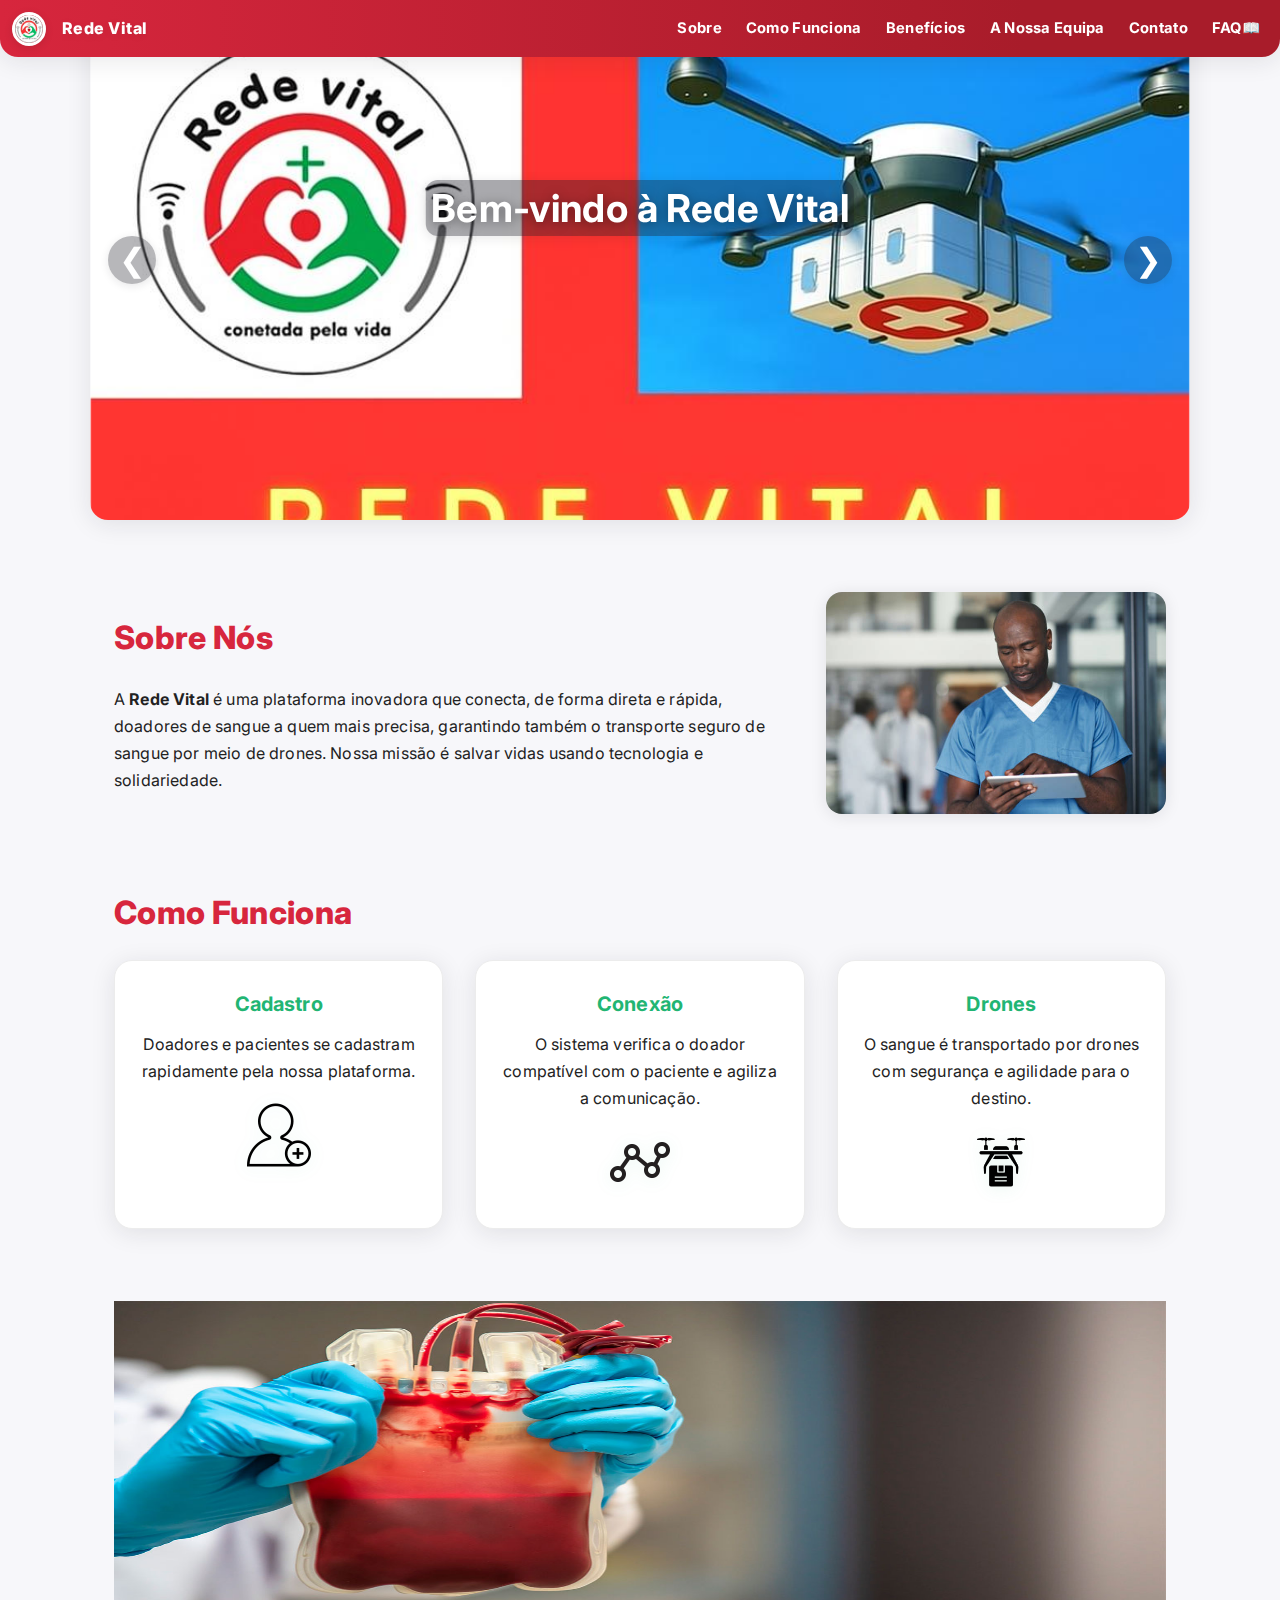
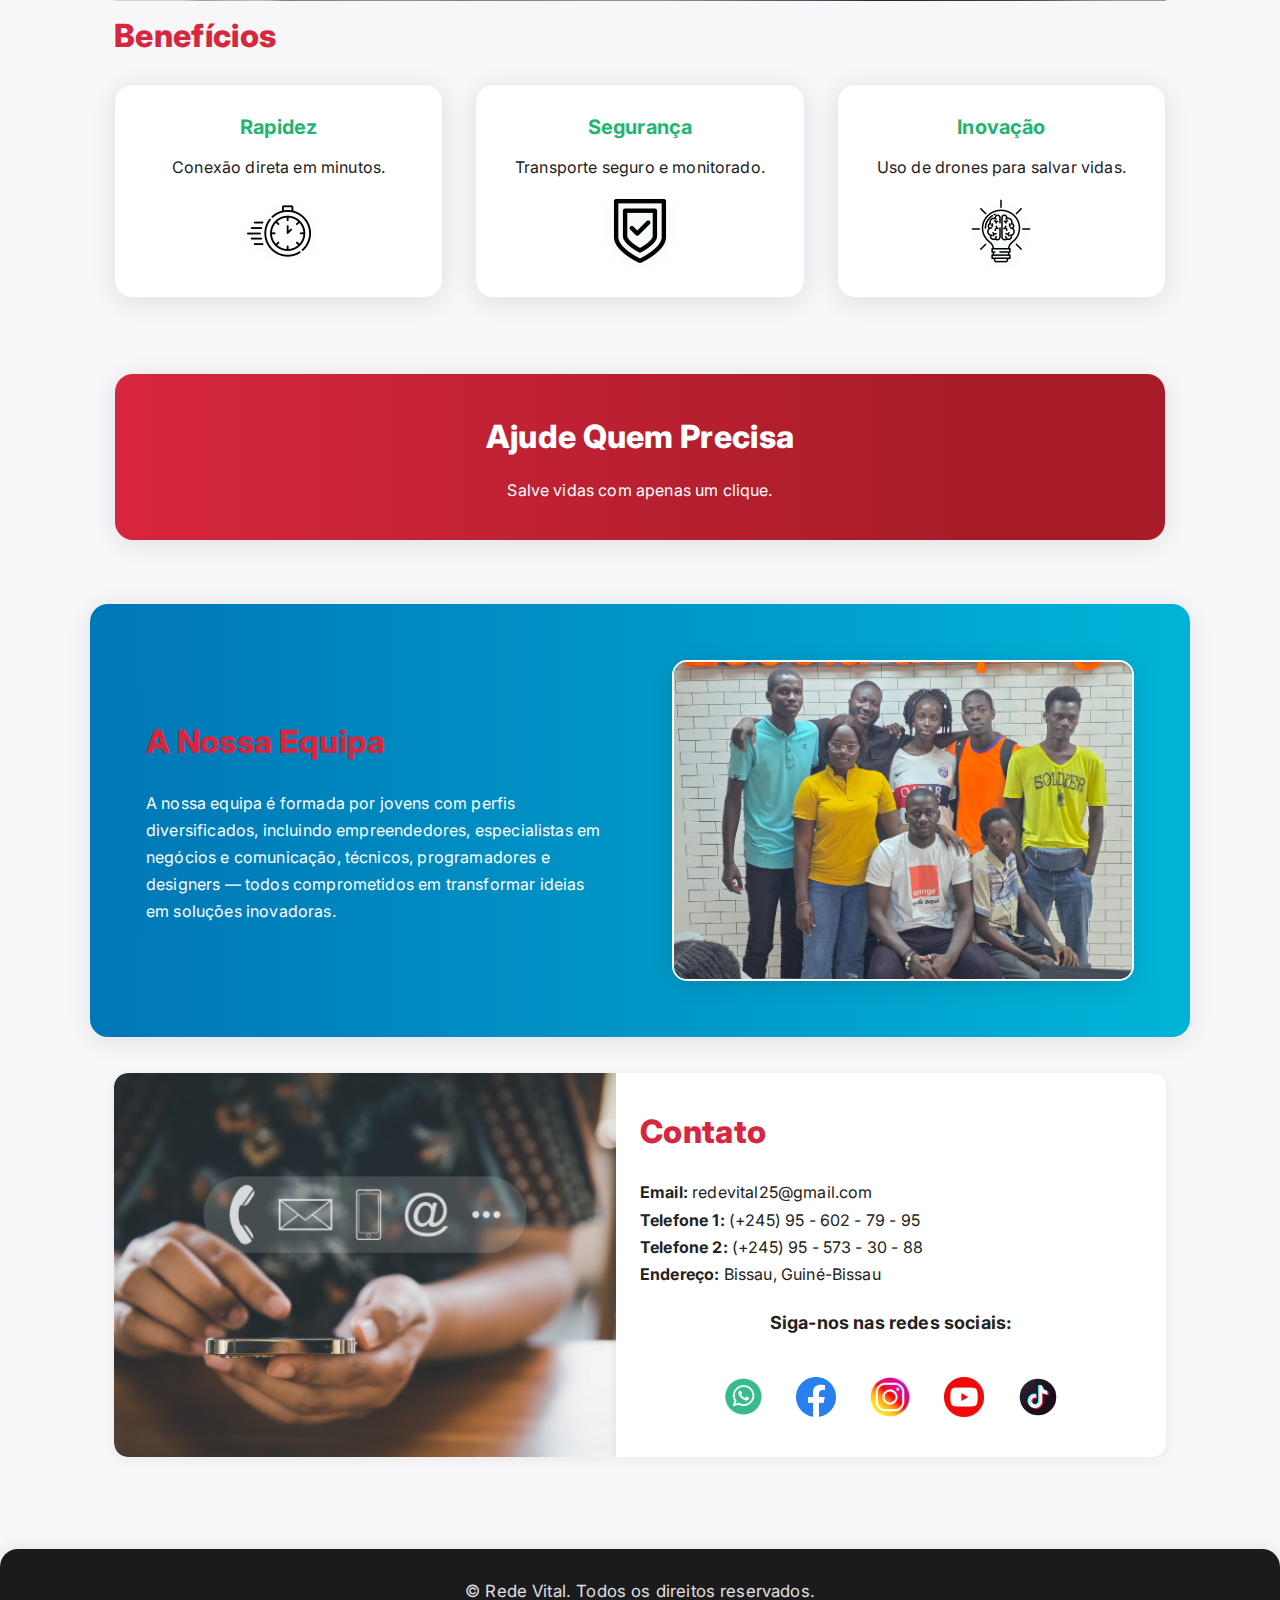
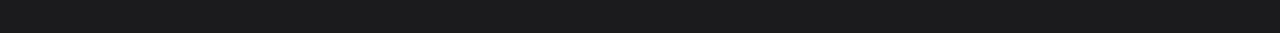
<file: index.html>
<!DOCTYPE html>
<html lang="pt">
<head>
  <meta charset="UTF-8" />
  <meta name="viewport" content="width=device-width, initial-scale=1" />
  <meta name="description" content="Rede Vital conecta doadores de sangue a quem precisa, com transporte seguro por drones. Salve vidas com tecnologia e solidariedade em Guiné-Bissau." />
  <meta name="keywords" content="doação de sangue, drones, saúde, solidariedade, tecnologia, emergência, rede vital, Guiné-Bissau, plataforma de doação, transporte de sangue, inovação social" />
  <meta name="author" content="Tenshiro" />
  <link rel="shortcut icon" href="img/marca.jpg" type="image/x-icon">
  <link href="https://fonts.googleapis.com/css2?family=Inter:wght@400;700;900&display=swap" rel="stylesheet">
  <title>Rede Vital</title>
  <link rel="stylesheet" href="css/style.css" />
</head>
<body>

  <!-- Cabeçalho -->
 <header>
  <div class="header-left">
    <img src="img/marca.jpg" alt="Logo Rede Vital" class="header-logo">
    <h1>Rede Vital</h1>
  </div>

  <button class="menu-toggle" aria-label="Abrir menu">
    <span></span><span></span><span></span>
  </button>

  <nav class="menu">
    <a href="#sobre">Sobre</a>
    <a href="#como-funciona">Como Funciona</a>
    <a href="#beneficios">Benefícios</a>
    <a href="#equipa">A Nossa Equipa</a>
    <a href="#contato">Contato</a>
    <a href="faq.html">FAQ📖</a> 
  </nav>
</header>



<!-- SLIDER FULL SCREEN -->
<section class="slider-container">
  <div class="slider-track">
    <!-- Slides reais -->
     <div class="slide" style="background-image:url('img/slider0-Copia.png');">
      <div class="slide-overlay"></div>
      <div class="slide-text">Bem-vindo à Rede Vital</div>
    </div>
    <div class="slide" style="background-image:url('img/slider1.jpg');">
      <div class="slide-overlay"></div>
      <div class="slide-text">Conectando doadores de sangue a quem mais precisa</div>
    </div>
    <div class="slide" style="background-image:url('img/slider2.jpg');">
      <div class="slide-overlay"></div>
      <div class="slide-text">Tecnologia a serviço da saúde</div>
    </div>
  </div>

  <!-- Navegação -->
  <button class="slider-btn prev" aria-label="Anterior">&#10094;</button>
  <button class="slider-btn next" aria-label="Próximo">&#10095;</button>
</section>




  <!-- Sobre -->
   
  <section id="sobre">
  <div class="sobre-container">
    <div class="sobre-texto">
      <h2>Sobre Nós</h2>
      <p>
        A <strong>Rede Vital</strong> é uma plataforma inovadora que conecta, de forma direta e rápida, doadores de sangue a quem mais precisa,
        garantindo também o transporte seguro de sangue por meio de drones. Nossa missão é salvar vidas usando tecnologia e solidariedade.
      </p>
    </div>
    <div class="sobre-imagem">
      <img src="img/medico.jpg" alt="Equipe Rede Vital" />
    </div>
  </div>
</section>

  <!-- Como funciona -->
  <section id="como-funciona">
    <h2>Como Funciona</h2>
    <div class="cards">
      <div class="card">
        <h3>Cadastro</h3>
        <p>Doadores e pacientes se cadastram rapidamente pela nossa plataforma.</p>
        <img src="img/cadastro.png" alt="Ícone de cadastro" class="icone">
      </div>
      <div class="card">
        <h3>Conexão</h3>
        <p>O sistema verifica o doador compatível com o paciente e agiliza a comunicação.</p>
        <img src="img/conexão.png" alt="Ícone de conexão" class="icone">
      </div>
      <div class="card">
        <h3>Drones</h3>
        <p>O sangue é transportado por drones com segurança e agilidade para o destino.</p>
        <img src="img/drone.png" alt="Ícone de drone" class="icone">
      </div>
    </div>
  </section>

  <!-- Benefícios -->
  <section id="beneficios">
    <img src="img/seguranca-do-sangue.jpg" alt="Benefícios" class="beneficios-banner"/>
    <h2>Benefícios</h2>
    <div class="cards">
      <div class="card">
        <h3>Rapidez</h3>
        <p>Conexão direta em minutos.</p>   
        <img src="img/rapidez.png" alt="Ícone de rapidez" class="icone">
      </div>
      <div class="card">
        <h3>Segurança</h3>
        <p>Transporte seguro e monitorado.</p>
        <img src="img/segurança.png" alt="Ícone de segurança" class="icone">
      </div>
      <div class="card">
        <h3>Inovação</h3>
        <p>Uso de drones para salvar vidas.</p>
        <img src="img/inovação.png" alt="Ícone de inovação" class="icone">
      </div>
    </div>
  </section>

  <!-- Chamada -->
  <section class="cta">
    <h2>Ajude Quem Precisa</h2>
    <p>Salve vidas com apenas um clique.</p>
  </section>

  

  <!-- Equipa -->
  <section id="equipa" class="equipa">
    <div class="equipa-texto">
      <h2>A Nossa Equipa</h2>
      <p>
        A nossa equipa é formada por jovens com perfis diversificados, incluindo empreendedores,
        especialistas em negócios e comunicação, técnicos, programadores e designers — todos
        comprometidos em transformar ideias em soluções inovadoras.
      </p>
    </div>
    <div class="equipa-imagem">
      <img src="img/equipa.jpg" alt="Foto da nossa equipa" />
    </div>
  </section>

  <!-- Contato -->
  <section id="contato">
  <div class="contato-container">
    <div class="contato-imagem">
      <img src="img/contacto.jpg" alt="Ilustração de contato" />
    </div>
    <div class="contato-info">
      <h2>Contato</h2>
      <p><strong>Email:</strong> redevital25@gmail.com</p>
      <p><strong>Telefone 1:</strong> (+245) 95 - 602 - 79 - 95</p>
      <p><strong>Telefone 2:</strong> (+245) 95 - 573 - 30 - 88</p>
      <p><strong>Endereço:</strong> Bissau, Guiné-Bissau</p>

      <p style="font-size: 18px; font-weight: bold; text-align: center; margin-bottom:20px; margin-top: 20px;">
        Siga-nos nas redes sociais:
      </p>

      <div class="redes-sociais">
        <a href="https://wa.me/245955502845" target="_blank">
          <abbr title="WhatsApp"><img src="img/whatsapp.png" style="width: 37px; height: 37px;" alt="icone de whatsapp"></abbr>
        </a>
        <a href="https://www.facebook.com/profile.php?id=61579095482278" target="_blank">
          <abbr title="Facebook"><img src="img/facebook.png" style="margin-left: 10px;" alt="Facebook"/></abbr>
        </a>
        <a href="https://www.instagram.com/redevitalgb/" target="_blank">
          <abbr title="Instagram"><img src="img/instagram.png" style="margin-left: 10px;" alt="Instagram"/></abbr>
        </a>
        <a href="https://www.youtube.com/@RedeVital" target="_blank">
          <abbr title="YouTube"><img src="img/youtube.png" style="margin-left: 10px;" alt="YouTube"/></abbr>
        </a>
        <a href="https://www.tiktok.com/@redevitalgb" target="_blank">
          <abbr title="Tiktok"><img src="img/tiktok.png" style="margin-left: 10px;" alt="Tiktok"/></abbr>
        </a>
      </div>
    </div>
  </div>
</section>

  <!-- Rodapé -->
  <footer>
    <p>&copy; <span id="currentYear"></span> Rede Vital. Todos os direitos reservados.</p>
  </footer>

  <!-- JavaScript -->
  <script src="js/script.js" defer></script>
</body>
</html>
</file>
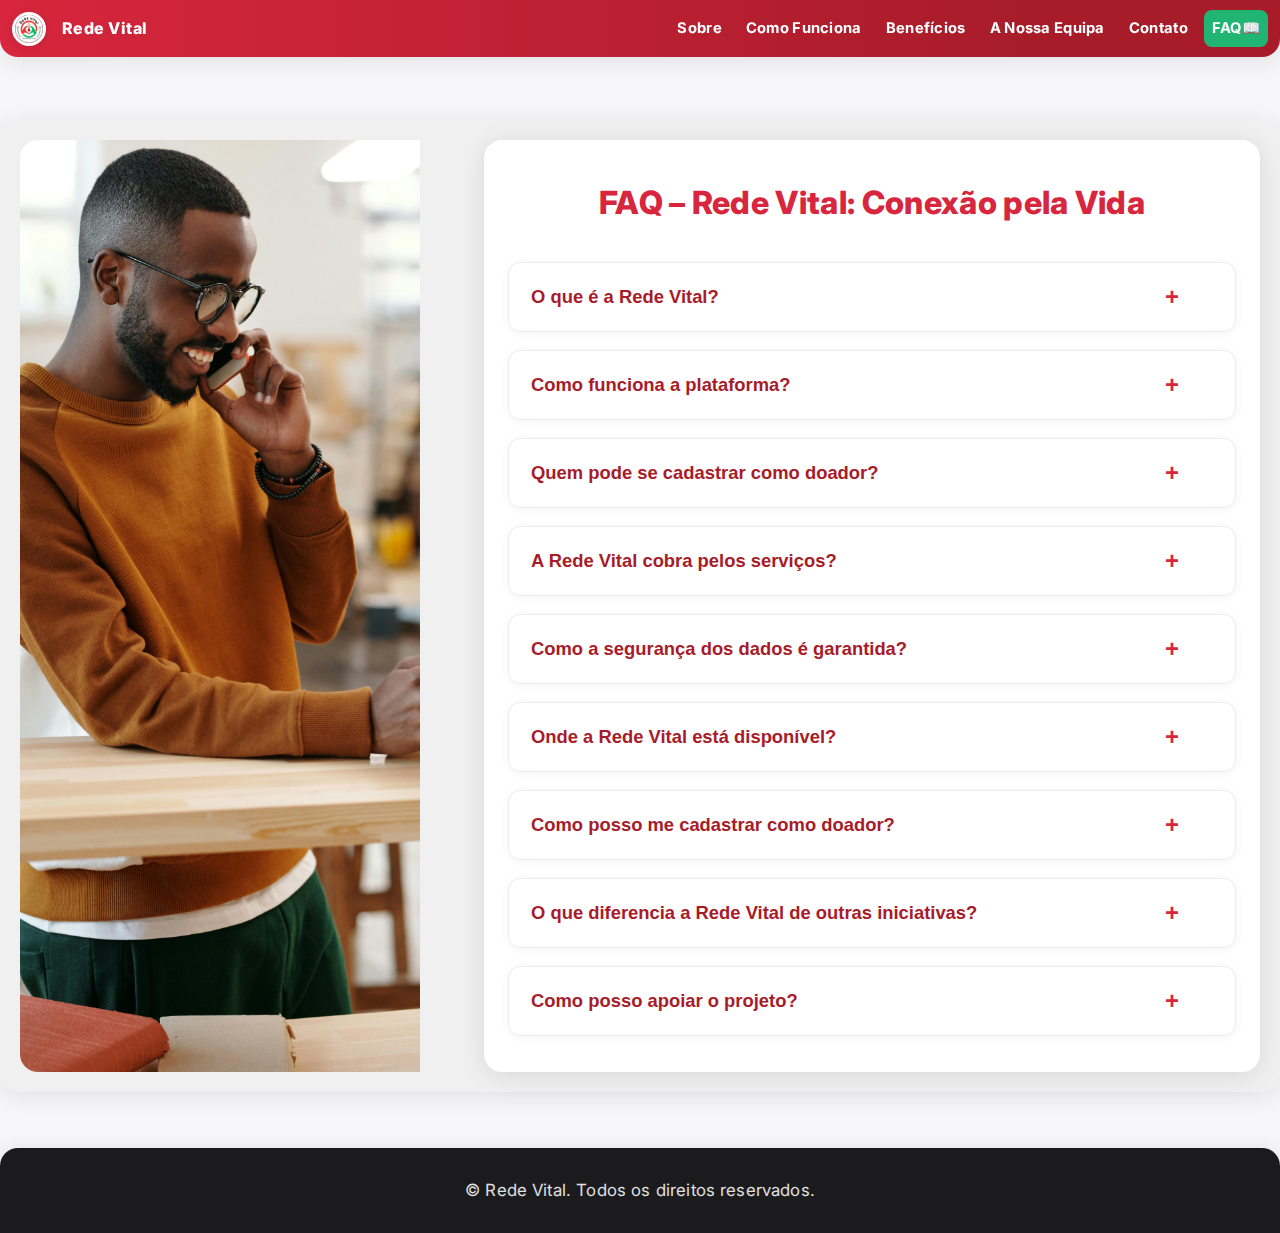
<file: faq.html>
<!DOCTYPE html>
<html lang="pt">
<head>
  <meta charset="UTF-8">
  <meta name="viewport" content="width=device-width, initial-scale=1.0">
  <meta name="description" content="Perguntas frequentes sobre a Rede Vital: como funciona, segurança, cadastro, drones e mais. Tire suas dúvidas!">
  <link rel="stylesheet" href="css/style.css">
  <link rel="shortcut icon" href="img/marca.jpg" type="image/x-icon">
  <link href="https://fonts.googleapis.com/css2?family=Inter:wght@400;700;900&display=swap" rel="stylesheet">
  <title>Perguntas Frequentes | Rede Vital</title>
</head>
<body>
    <header>
  <div class="header-left">
    <img src="img/marca.jpg" alt="Logo Rede Vital" class="header-logo">
    <h1>Rede Vital</h1>
  </div>
  <button class="menu-toggle" aria-label="Abrir menu">
    <span></span><span></span><span></span>
  </button>
  <nav class="menu">
    <a href="index.html#sobre">Sobre</a>
    <a href="index.html#como-funciona">Como Funciona</a>
    <a href="index.html#beneficios">Benefícios</a>
    <a href="index.html#equipa">A Nossa Equipa</a>
    <a href="index.html#contato">Contato</a>
    <a href="faq.html" class="active">FAQ📖</a>
  </nav>
</header>


      <section class="content">
        <div class="side-image">
          <img src="img/esquerda.jpg" height="930px" alt="Imagem Esquerda">
        </div>
        
        <section id="faq" class="faq-section">
          <h2>FAQ – Rede Vital: Conexão pela Vida</h2>
          <div class="faq-list">
            <div class="faq-item">
              <button class="faq-pergunta" aria-expanded="false">
                O que é a Rede Vital?
                <span class="faq-icon">+</span>
              </button>
              <div class="faq-resposta">
                <p>
                  A Rede Vital é uma plataforma tecnológica que conecta pacientes que necessitam de
                  transfusão de sangue a doadores compatíveis, agilizando o processo e salvando vidas. O
                  sistema também conta com transporte de sangue por drones, reduzindo o tempo de entrega e
                  evitando atrasos causados pelo trânsito. No futuro, será integrado a um sistema de gestão
                  hospitalar.
                </p>
              </div>
            </div>

            <div class="faq-item">
              <button class="faq-pergunta" aria-expanded="false">
                Como funciona a plataforma?
                <span class="faq-icon">+</span>
              </button>
              <div class="faq-resposta">
                <p>
                  O paciente ou representante registra a necessidade de doação informando tipo sanguíneo e
                  localização. Doadores compatíveis recebem notificações em tempo real e podem confirmar a
                  doação. Quando necessário, o transporte do sangue pode ser feito por drone diretamente dos
                  bancos de sangue ou hospitais, garantindo rapidez e segurança.
                </p>
              </div>
            </div>

            <div class="faq-item">
              <button class="faq-pergunta" aria-expanded="false">
                Quem pode se cadastrar como doador?
                <span class="faq-icon">+</span>
              </button>
              <div class="faq-resposta">
                <p>
                  Qualquer pessoa saudável, com idade entre 18 a 65 anos, peso acima de 50 kg e que cumpra
                  os critérios médicos de doação estabelecidos pelo Ministério da Saúde e instituições
                  parceiras.
                </p>
              </div>
            </div>

            <div class="faq-item">
              <button class="faq-pergunta" aria-expanded="false">
                A Rede Vital cobra pelos serviços?
                <span class="faq-icon">+</span>
              </button>
              <div class="faq-resposta">
                Não. O uso da plataforma é gratuito para pacientes e doadores.
              </div>
            </div>

            <div class="faq-item">
              <button class="faq-pergunta" aria-expanded="false">
                Como a segurança dos dados é garantida?
                <span class="faq-icon">+</span>
              </button>
              <div class="faq-resposta">
                Utilizamos criptografia e seguimos padrões internacionais de proteção de dados, garantindo a
                confidencialidade de todas as informações pessoais e médicas.
              </div>
            </div>

            <div class="faq-item">
              <button class="faq-pergunta" aria-expanded="false">
                Onde a Rede Vital está disponível?
                <span class="faq-icon">+</span>
              </button>
              <div class="faq-resposta">
                Inicialmente na Guiné-Bissau, com planos de expansão para outros países africanos.
              </div>
            </div>

            <div class="faq-item">
              <button class="faq-pergunta" aria-expanded="false">
                Como posso me cadastrar como doador?
                <span class="faq-icon">+</span>
              </button>
              <div class="faq-resposta">
                Basta acessar o site ou aplicativo da Rede Vital, preencher o formulário de cadastro com
                suas informações pessoais e de saúde, e aguardar a confirmação.
              </div>
            </div>
            
            <div class="faq-item">
              <button class="faq-pergunta" aria-expanded="false">
                O que diferencia a Rede Vital de outras iniciativas?
                <span class="faq-icon">+</span>
              </button>
              <div class="faq-resposta">
                <ul>
                  <li>Conexão rápida e direta entre pacientes e doadores</li>
                  <li>Transporte de sangue por drones, evitando trânsito e garantindo entregas rápidas</li>
                  <li>Futuro sistema integrado de gestão hospitalar</li>
                  <li>Parcerias com hospitais e bancos de sangue</li>
                  <li>Foco em salvar vidas e reduzir a escassez de sangue</li>
                </ul>
              </div>
            </div> 
            
            <div class="faq-item">
              <button class="faq-pergunta" aria-expanded="false">
                Como posso apoiar o projeto?
                <span class="faq-icon">+</span>
              </button>
              <div class="faq-resposta">
                <p>
                  Você pode apoiar a Rede Vital divulgando a plataforma, incentivando a doação de sangue e
                  contribuindo financeiramente para o desenvolvimento e expansão do projeto.
                </p> 
              </div>
            </div>      
            </div>
          </div>

        </section>
        
      </section>
    <!-- FAQ --> 
        

        <footer>
  <p>&copy; <span id="currentYear"></span> Rede Vital. Todos os direitos reservados.</p>
</footer>

       <script src="js/script.js" defer></script>
</body>
</html>
</file>
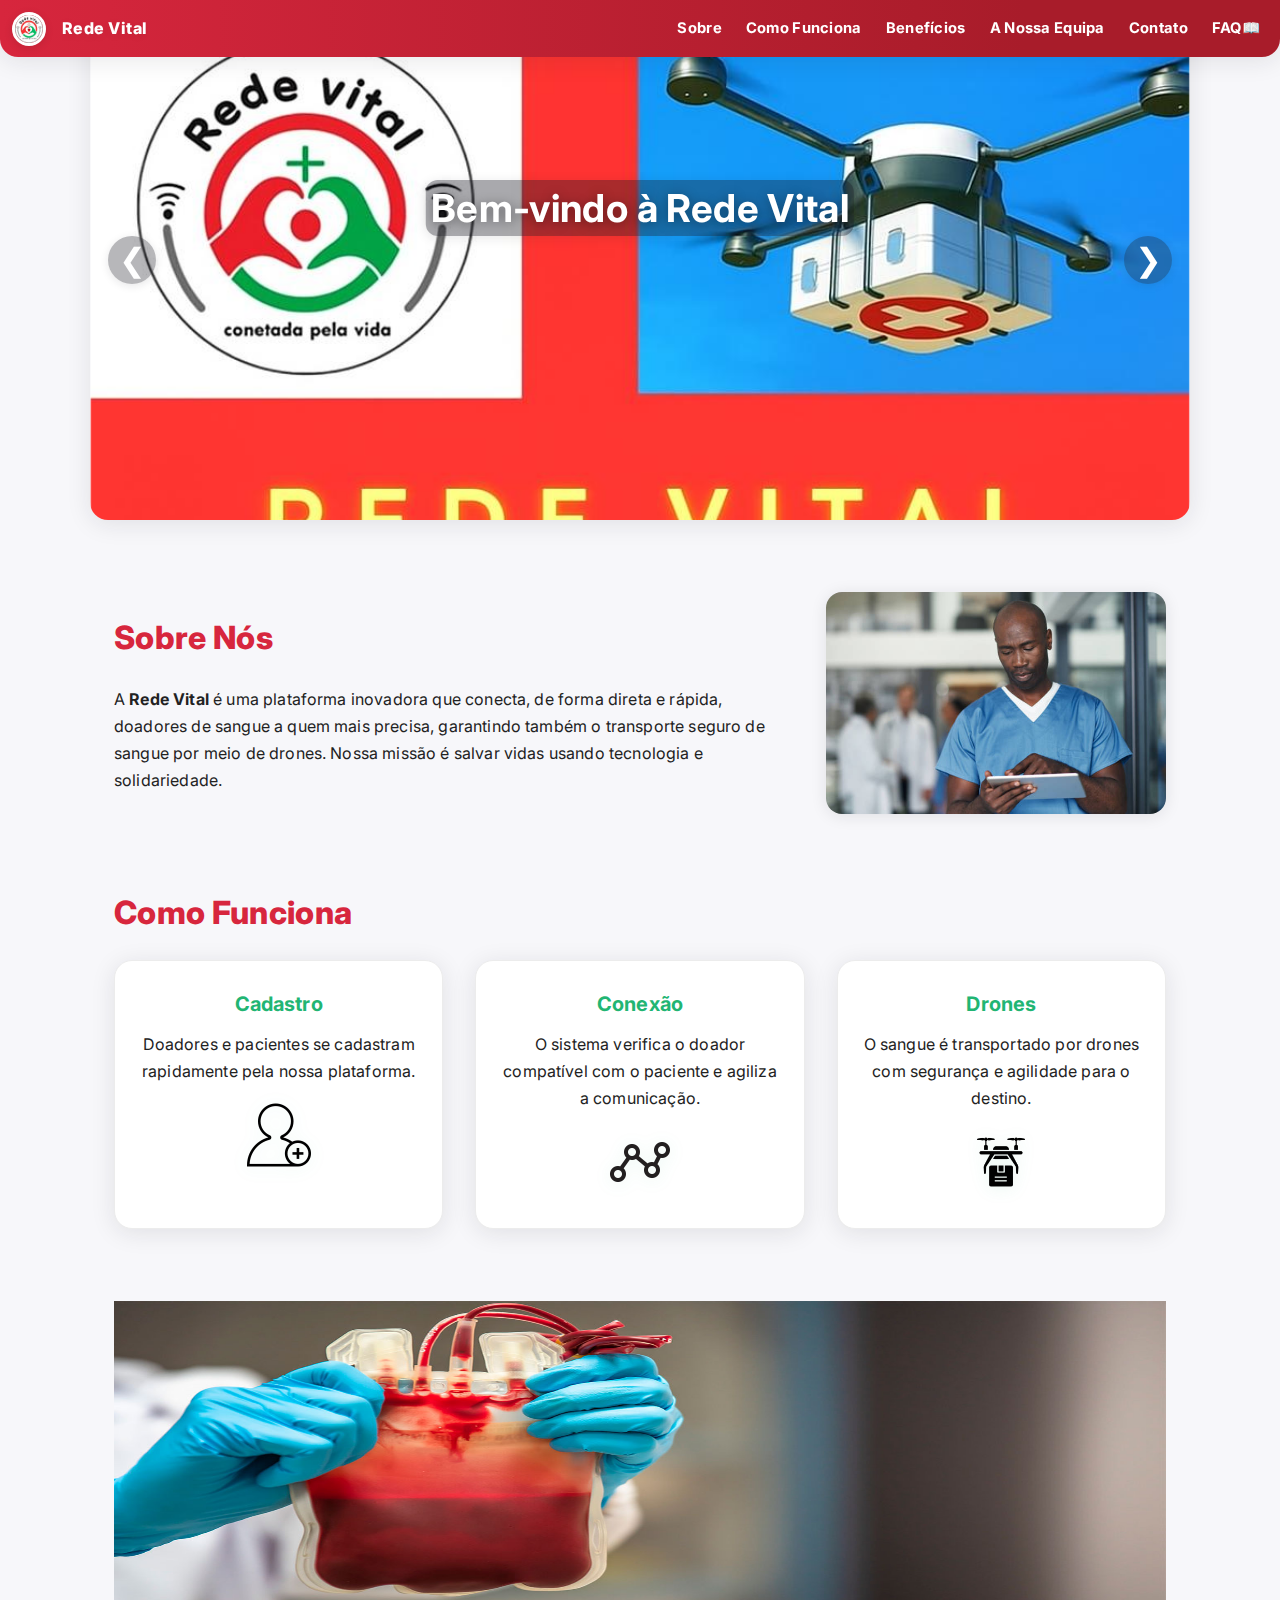
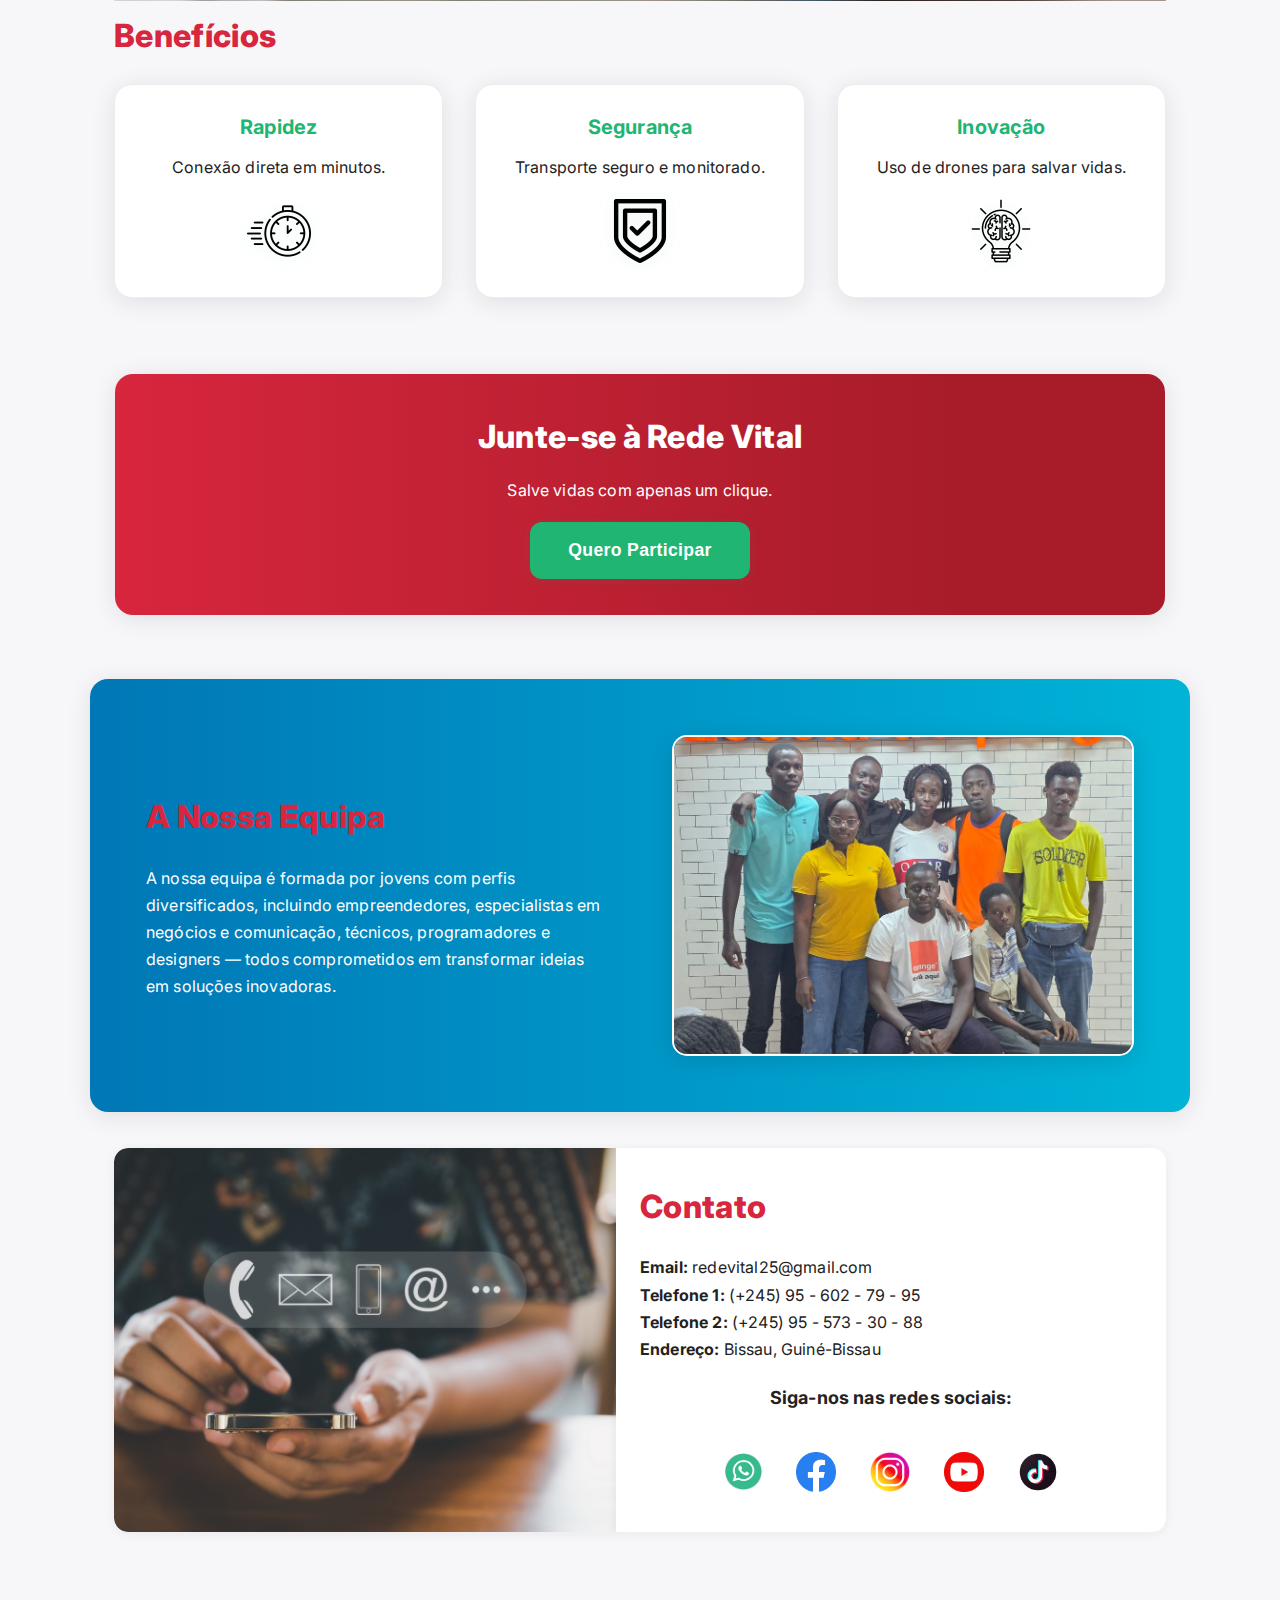
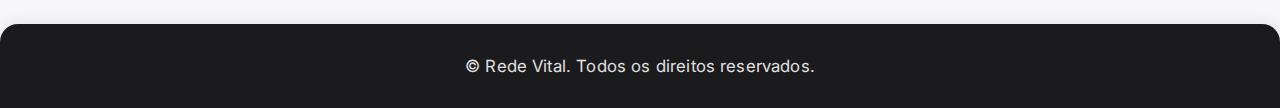
<file: index_backup.html>
<!DOCTYPE html>
<html lang="pt">
<head>
  <meta charset="UTF-8" />
  <meta name="viewport" content="width=device-width, initial-scale=1" />
  <meta name="description" content="Rede Vital conecta doadores de sangue a quem precisa, com transporte seguro por drones. Salve vidas com tecnologia e solidariedade em Guiné-Bissau." />
  <meta name="keywords" content="doação de sangue, drones, saúde, solidariedade, tecnologia, emergência, rede vital, Guiné-Bissau, plataforma de doação, transporte de sangue, inovação social" />
  <meta name="author" content="Tenshiro" />
  <link rel="shortcut icon" href="img/marca.jpg" type="image/x-icon">
  <link href="https://fonts.googleapis.com/css2?family=Inter:wght@400;700;900&display=swap" rel="stylesheet">
  <title>Rede Vital</title>
  <link rel="stylesheet" href="css/style.css" />
</head>
<body>

  <!-- Cabeçalho -->
 <header>
  <div class="header-left">
    <img src="img/marca.jpg" alt="Logo Rede Vital" class="header-logo">
    <h1>Rede Vital</h1>
  </div>

  <button class="menu-toggle" aria-label="Abrir menu">
    <span></span><span></span><span></span>
  </button>

  <nav class="menu">
    <a href="#sobre">Sobre</a>
    <a href="#como-funciona">Como Funciona</a>
    <a href="#beneficios">Benefícios</a>
    <a href="#equipa">A Nossa Equipa</a>
    <a href="#contato">Contato</a>
    <a href="faq.html">FAQ📖</a> 
  </nav>
</header>



<!-- SLIDER FULL SCREEN -->
<section class="slider-container">
  <div class="slider-track">
    <!-- Slides reais -->
     <div class="slide" style="background-image:url('img/slider0-Copia.png');">
      <div class="slide-overlay"></div>
      <div class="slide-text">Bem-vindo à Rede Vital</div>
    </div>
    <div class="slide" style="background-image:url('img/slider1.jpg');">
      <div class="slide-overlay"></div>
      <div class="slide-text">Conectando doadores de sangue a quem mais precisa</div>
    </div>
    <div class="slide" style="background-image:url('img/slider2.jpg');">
      <div class="slide-overlay"></div>
      <div class="slide-text">Tecnologia a serviço da saúde</div>
    </div>
  </div>

  <!-- Navegação -->
  <button class="slider-btn prev" aria-label="Anterior">&#10094;</button>
  <button class="slider-btn next" aria-label="Próximo">&#10095;</button>
</section>




  <!-- Sobre -->
   
  <section id="sobre">
  <div class="sobre-container">
    <div class="sobre-texto">
      <h2>Sobre Nós</h2>
      <p>
        A <strong>Rede Vital</strong> é uma plataforma inovadora que conecta, de forma direta e rápida, doadores de sangue a quem mais precisa,
        garantindo também o transporte seguro de sangue por meio de drones. Nossa missão é salvar vidas usando tecnologia e solidariedade.
      </p>
    </div>
    <div class="sobre-imagem">
      <img src="img/medico.jpg" alt="Equipe Rede Vital" />
    </div>
  </div>
</section>

  <!-- Como funciona -->
  <section id="como-funciona">
    <h2>Como Funciona</h2>
    <div class="cards">
      <div class="card">
        <h3>Cadastro</h3>
        <p>Doadores e pacientes se cadastram rapidamente pela nossa plataforma.</p>
        <img src="img/cadastro.png" alt="Ícone de cadastro" class="icone">
      </div>
      <div class="card">
        <h3>Conexão</h3>
        <p>O sistema verifica o doador compatível com o paciente e agiliza a comunicação.</p>
        <img src="img/conexão.png" alt="Ícone de conexão" class="icone">
      </div>
      <div class="card">
        <h3>Drones</h3>
        <p>O sangue é transportado por drones com segurança e agilidade para o destino.</p>
        <img src="img/drone.png" alt="Ícone de drone" class="icone">
      </div>
    </div>
  </section>

  <!-- Benefícios -->
  <section id="beneficios">
    <img src="img/seguranca-do-sangue.jpg" alt="Benefícios" class="beneficios-banner"/>
    <h2>Benefícios</h2>
    <div class="cards">
      <div class="card">
        <h3>Rapidez</h3>
        <p>Conexão direta em minutos.</p>   
        <img src="img/rapidez.png" alt="Ícone de rapidez" class="icone">
      </div>
      <div class="card">
        <h3>Segurança</h3>
        <p>Transporte seguro e monitorado.</p>
        <img src="img/segurança.png" alt="Ícone de segurança" class="icone">
      </div>
      <div class="card">
        <h3>Inovação</h3>
        <p>Uso de drones para salvar vidas.</p>
        <img src="img/inovação.png" alt="Ícone de inovação" class="icone">
      </div>
    </div>
  </section>

  <!-- Chamada -->
  <section class="cta">
    <h2>Junte-se à Rede Vital</h2>
    <p>Salve vidas com apenas um clique.</p>
    <button>Quero Participar</button>
  </section>

  

  <!-- Equipa -->
  <section id="equipa" class="equipa">
    <div class="equipa-texto">
      <h2>A Nossa Equipa</h2>
      <p>
        A nossa equipa é formada por jovens com perfis diversificados, incluindo empreendedores,
        especialistas em negócios e comunicação, técnicos, programadores e designers — todos
        comprometidos em transformar ideias em soluções inovadoras.
      </p>
    </div>
    <div class="equipa-imagem">
      <img src="img/equipa.jpg" alt="Foto da nossa equipa" />
    </div>
  </section>

  <!-- Contato -->
  <section id="contato">
  <div class="contato-container">
    <div class="contato-imagem">
      <img src="img/contacto.jpg" alt="Ilustração de contato" />
    </div>
    <div class="contato-info">
      <h2>Contato</h2>
      <p><strong>Email:</strong> redevital25@gmail.com</p>
      <p><strong>Telefone 1:</strong> (+245) 95 - 602 - 79 - 95</p>
      <p><strong>Telefone 2:</strong> (+245) 95 - 573 - 30 - 88</p>
      <p><strong>Endereço:</strong> Bissau, Guiné-Bissau</p>

      <p style="font-size: 18px; font-weight: bold; text-align: center; margin-bottom:20px; margin-top: 20px;">
        Siga-nos nas redes sociais:
      </p>

      <div class="redes-sociais">
        <a href="https://wa.me/245955502845" target="_blank">
          <abbr title="WhatsApp"><img src="img/whatsapp.png" style="width: 37px; height: 37px;" alt="icone de whatsapp"></abbr>
        </a>
        <a href="https://www.facebook.com/profile.php?id=61579095482278" target="_blank">
          <abbr title="Facebook"><img src="img/facebook.png" style="margin-left: 10px;" alt="Facebook"/></abbr>
        </a>
        <a href="https://www.instagram.com/redevitalgb/" target="_blank">
          <abbr title="Instagram"><img src="img/instagram.png" style="margin-left: 10px;" alt="Instagram"/></abbr>
        </a>
        <a href="https://www.youtube.com/@RedeVital" target="_blank">
          <abbr title="YouTube"><img src="img/youtube.png" style="margin-left: 10px;" alt="YouTube"/></abbr>
        </a>
        <a href="https://www.tiktok.com/@redevitalgb" target="_blank">
          <abbr title="Tiktok"><img src="img/tiktok.png" style="margin-left: 10px;" alt="Tiktok"/></abbr>
        </a>
      </div>
    </div>
  </div>
</section>

  <!-- Rodapé -->
  <footer>
    <p>&copy; <span id="currentYear"></span> Rede Vital. Todos os direitos reservados.</p>
  </footer>

  <!-- JavaScript -->
  <script src="js/script.js" defer></script>
</body>
</html>
</file>
<file: css/style.css>
/* =========================
   RESET & BASE
========================= */
* {
  margin: 0;
  padding: 0;
  box-sizing: border-box;
  -webkit-tap-highlight-color: transparent;
}

:root {
  --primary: #D7263D;
  --primary-dark: #A81C2A;
  --secondary: #1B1B1E;
  --accent: #21B573;
  --bg: #F7F7FA;
  --card-bg: #fff;
  --ink: #222;
  --shadow: 0 4px 24px rgba(30,30,40,0.10);
  --radius: 18px;
}

html { font-size: 100%; }

body {
  font-family: 'Inter', 'Segoe UI', Tahoma, Geneva, Verdana, sans-serif;
  background-color: var(--bg);
  color: var(--ink);
  line-height: 1.7;
  padding: 0 !important;
  margin: 0 !important;
  overflow-x: hidden;
  letter-spacing: 0.01em;
}

/* =========================
   HEADER
========================= */
header {
  position: fixed;         /* Fixa o header no topo */
  top: 0;                  /* Alinha ao topo */
  left: 0;
  right: 0;
  z-index: 2000;           /* Garante que fique acima de tudo */
  display: flex;
  align-items: center;
  justify-content: space-between;
  gap: 16px;
  background: linear-gradient(90deg, var(--primary), var(--primary-dark) 80%);
  color: #fff;
  padding: 18px 36px;
  box-shadow: var(--shadow);
  flex-wrap: nowrap;
  border-bottom-left-radius: var(--radius);
  border-bottom-right-radius: var(--radius);
}

.header-left {
  display: flex;
  align-items: center;
  gap: 16px;
  min-width: 0;
}

.header-logo {
  width: clamp(48px, 6vw, 72px);
  height: clamp(48px, 6vw, 72px);
  object-fit: cover;
  border-radius: 50%;
  border: 3px solid #fff;
  box-shadow: 0 2px 8px rgba(0,0,0,0.10);
  background: #fff;
  transition: transform .3s cubic-bezier(.4,2,.6,1), box-shadow .3s;
}

/*@media (hover: hover) and (pointer: fine) {
  .header-logo:hover {
    transform: scale(1.10) rotate(-3deg);
    box-shadow: 0 0 16px rgba(215,38,61,0.25);
  }
}*/

header h1 {
  font-size: clamp(1.3rem, 3.5vw, 2.2rem);
  font-weight: 800;
  letter-spacing: 0.03em;
  white-space: nowrap;
  overflow: hidden;
  text-overflow: ellipsis;
  text-shadow: 0 2px 8px rgba(0,0,0,0.08);
}

/* =========================
   NAV
========================= */
header nav.menu {
  display: flex;
  align-items: center;
  gap: clamp(16px, 2vw, 36px);
}

header nav.menu a {
  color: #fff;
  text-decoration: none;
  font-weight: 700;
  font-size: clamp(1rem, 1.4vw, 1.12rem);
  padding: 8px 18px;
  border-radius: 8px;
  transition: color .2s, background .2s, transform .15s;
  background: transparent;
  letter-spacing: 0.02em;
}

header nav.menu a:hover,
header nav.menu a:focus-visible {
  color: var(--accent);
  background: rgba(255,255,255,0.10);
  transform: translateY(-2px) scale(1.04);
}

header nav.menu a:active {
  transform: scale(.98);
}

nav.menu a.active {
  background: var(--accent);
  color: #fff !important;
  pointer-events: none;
  cursor: default;
}

/* Botão hamburguer (mobile) */
.menu-toggle {
  display: none;
  flex-direction: column;
  justify-content: center;
  gap: 6px;
  width: 40px;
  height: 36px;
  background: transparent;
  border: 0;
  cursor: pointer;
}

.menu-toggle span {
  display: block;
  width: 100%;
  height: 4px;
  border-radius: 2px;
  background: #fff;
  transition: transform .25s, opacity .25s;
}

.menu-toggle.active span:nth-child(1) { transform: translateY(10px) rotate(45deg); }
.menu-toggle.active span:nth-child(2) { opacity: 0; }
.menu-toggle.active span:nth-child(3) { transform: translateY(-10px) rotate(-45deg); }

/* =========================
   SEÇÕES & TÍTULOS
========================= */
section {
  max-width: 1100px;
  width: 100%;
  margin: 0 auto;
  padding: 36px 24px;
}

h2 {
  color: var(--primary);
  
  margin-bottom: 20px;
  font-size: 2rem;
  font-weight: 800;
  letter-spacing: 0.01em;
}

/* =========================
   CARDS
========================= */
.cards {
  display: grid;
  grid-template-columns: repeat(auto-fit, minmax(260px, 1fr));
  gap: clamp(18px, 3vw, 32px);
  align-items: stretch;
}

.card {
  background: var(--card-bg);
  padding: clamp(22px, 2vw, 32px);
  border-radius: var(--radius);
  text-align: center;
  box-shadow: var(--shadow);
  transition: transform .2s, box-shadow .2s;
  border: 1.5px solid #ececec;
  position: relative;
}

.card:hover {
  transform: translateY(-6px) scale(1.025);
  box-shadow: 0 8px 32px rgba(215,38,61,0.10);
  border-color: var(--primary);
}

.card h3 {
  color: var(--accent);
  margin-bottom: 10px;
  font-size: 1.25rem;
  font-weight: 700;
}

.icone {
  width: clamp(44px, 5vw, 68px);
  height: auto;
  margin-top: 18px;
  filter: drop-shadow(0 2px 8px rgba(33,181,115,0.10));
}

/* =========================
   CTA (alinhada às seções)
========================= */
.cta {
  max-width: 1050px;
  width: 100%;
  margin: 40px auto 64px auto;
  padding: clamp(24px, 3vw, 36px);
  background: linear-gradient(90deg, var(--primary), var(--primary-dark) 80%);
  color: #fff;
  text-align: center;
  border-radius: var(--radius);
  box-shadow: var(--shadow);
  position: relative;
  overflow: hidden;
}

.cta h2 { color: #fff; margin-bottom: 12px; }

.cta button {
  background: var(--accent);
  color: #fff;
  padding: clamp(12px, 2vw, 18px) clamp(28px, 3vw, 38px);
  border: none;
  border-radius: 12px;
  cursor: pointer;
  font-weight: 800;
  font-size: 1.1rem;
  margin-top: 18px;
  box-shadow: 0 2px 12px rgba(33,181,115,0.10);
  transition: background .25s, transform .15s, color .2s;
  letter-spacing: 0.02em;
}

.cta button:hover { background: #1e9e5c; color: #fff; }
.cta button:active { transform: scale(.98); }

/* =========================
   EQUIPA
========================= */
.equipa {
  display: flex;
  align-items: center;
  justify-content: center;
  gap: clamp(32px, 6vw, 64px);
  background: linear-gradient(to right, #0077b6, #00b4d8);
  color: #fff;
  padding: clamp(32px, 5vw, 56px);
  flex-wrap: wrap;
  border-radius: var(--radius);
  box-shadow: var(--shadow);
}

.equipa-texto { flex: 1 1 340px; min-width: 260px; }
.equipa-imagem { flex: 1 1 340px; min-width: 260px; }

.equipa-imagem img {
  width: 100%;
  max-width: 520px;
  border-radius: 15px;
  display: block;
  box-shadow: 0 4px 24px rgba(0,0,0,0.12);
  border: 2px solid #fff;
}

/* =========================
   CONTATO & REDES
========================= */
#contato { text-align: center; }

.redes-sociais {
  display: flex;
  justify-content: center;
  align-items: center;
  gap: clamp(12px, 2vw, 24px);
  margin-top: 18px;
  flex-wrap: wrap;
}

.redes-sociais img {
  width: clamp(32px, 4vw, 40px);
  height: auto;
  transition: transform .2s, filter .2s;
  filter: grayscale(0.15) brightness(1.08);
}

.redes-sociais img:hover {
  transform: scale(1.16) rotate(-6deg);
  filter: grayscale(0) brightness(1.18) drop-shadow(0 2px 8px var(--primary));
}

/* =========================
   FOOTER
========================= */
footer {
  background: var(--secondary);
  color: #e0e0e0;
  text-align: center;
  padding: 28px;
  margin-top: 56px;
  font-size: 1.05rem;
  border-top-left-radius: var(--radius);
  border-top-right-radius: var(--radius);
  box-shadow: 0 -2px 16px rgba(30,30,40,0.08);
}

/* =========================
   RESPONSIVIDADE
========================= */
@media (max-width: 992px) {
  .menu-toggle { display: flex; }

  header nav.menu {
    position: absolute;
    left: 0;
    right: 0;
    top: 100%;
    display: none;
    flex-direction: column;
    gap: 0;
    background: linear-gradient(90deg, var(--primary), var(--primary-dark) 80%);
    border-bottom-left-radius: 12px;
    border-bottom-right-radius: 12px;
    overflow: hidden;
    box-shadow: 0 8px 24px rgba(215,38,61,0.10);
    z-index: 1001; /* Adicione esta linha */
  }

  header nav.menu a {
    padding: 18px 28px;
    border-top: 1px solid rgba(255,255,255,.08);
    font-size: 1.08rem;
  }

  header nav.menu.active { display: flex; }
}

@media (max-width: 800px) {
  header {
    padding: 10px 10px;
    gap: 8px;
  }
  .header-logo {
    width: 38px;
    height: 38px;
  }
  header h1 {
    font-size: 1.15rem;
    max-width: 120px;
    white-space: nowrap;
    overflow: hidden;
    text-overflow: ellipsis;
  }
  header nav.menu {
    gap: 10px;
  }
  header nav.menu a {
    font-size: 0.98rem;
    padding: 7px 10px;
  }
}

/* Responsividade para telas menores que 1280x800 (notebooks pequenos e tablets em paisagem) */
@media (max-width: 1280px), (max-height: 800px) {
  header {
    padding: 10px 12px;
    gap: 6px;
  }
  .header-logo {
    width: 34px;
    height: 34px;
    min-width: 34px;
    min-height: 34px;
  }
  header h1 {
    font-size: 1rem;
    max-width: 90px;
    white-space: nowrap;
    overflow: hidden;
    text-overflow: ellipsis;
  }
  header nav.menu {
    gap: 8px;
  }
  header nav.menu a {
    font-size: 0.92rem;
    padding: 6px 8px;
  }
  .menu-toggle {
    width: 32px;
    height: 30px;
  }
  .menu-toggle span {
    height: 3px;
  }
}

@media (max-width: 600px) {
  header { padding: 10px 8px; }
  .header-logo { width: 38px; height: 38px; }
  .equipa { padding: 16px; gap: 18px; }
  section { padding: 14px; }
  .cta { margin: 18px auto 32px; }
  h2 { font-size: 1.3rem; }
  .card { font-size: 0.98rem; }
}

/* Telas muito grandes (TV/4K) */
@media (min-width: 2000px) {
  body { font-size: 1.18rem; }
  header h1 { font-size: 2.6rem; }
  .card { font-size: 1.12rem; }
}

/* =========================
            SLIDER
   ========================= */
.slider-container {
  position: relative;
  max-width: 1100px;
  width: 100%;
  margin: 0 auto;
  padding: 0;
  height: 60vh;
  min-height: 340px;
  max-height: 520px;
  overflow: hidden;
  z-index: 10;
  border-radius: var(--radius);
  box-shadow: var(--shadow);
  margin-bottom: 36px;
}

.slider-track {
  display: flex;
  width: 100%;
  height: 100%;
  margin: 0;
  padding: 0;
  transition: transform 0.55s cubic-bezier(.4,2,.6,1);
  will-change: transform;
}

.slide, .slider-track {
  width: 100%;
  min-width: 0;
  max-width: 100%;
}

.slide {
  flex: 0 0 100%;
  width: 100%;
  height: 100%;
  background-size: cover;           /* Preenche toda a caixa */
  background-position: center center;
  background-repeat: no-repeat;
  position: relative;
  overflow: hidden;
}

/* Slide text mais para cima */
.slide-text {
  position: absolute;
  left: 50%;
  top: 20vh; /* Ajuste para subir o texto */
  bottom: auto;
  transform: translateX(-50%);
  color: #fff;
  font-size: clamp(1.3rem, 4vw, 2.4rem);
  line-height: 1.2;
  text-align: center;
  padding: 5px;
  border-radius: 12px;
  background: rgba(30,30,40,0.38);
  text-shadow: 0 2px 12px rgba(0,0,0,0.38);
  z-index: 2;
  font-weight: 700;
  letter-spacing: 0.01em;
  box-shadow: 0 2px 12px rgba(30,30,40,0.10);
}

.slider-btn {
  position: absolute;
  top: 50%;
  transform: translateY(-50%);
  border: none;
  width: 48px;
  height: 48px;
  border-radius: 50%;
  cursor: pointer;
  font-size: 2rem;
  color: #fff;
  background: rgba(30,30,40,0.32);
  display: grid;
  place-items: center;
  z-index: 3;
  box-shadow: 0 2px 8px rgba(30,30,40,0.10);
  transition: background .2s, transform .15s;
}

.slider-btn:hover { background: var(--primary); transform: scale(1.08); }
.slider-btn.prev { left: 18px; }
.slider-btn.next { right: 18px; }

/* Desce a imagem do primeiro slide */
.slider-track .slide:first-child {
  background-position: center 80%; /* Ajuste o valor conforme desejar (ex: 50% mostra mais embaixo) */
}

@media (max-width: 600px) {
  .slide-text { bottom: 1vh; font-size: 1.1rem; padding: 5px; }
  .slider-btn { width: 38px; height: 38px; font-size: 1.3rem; }
  .slider-container { min-height: 180px; height: 32vh; }
}


/* Container geral com 3 colunas */
/* Container geral */
.content {
  display: flex;
  flex-wrap: wrap;
  justify-content: center;
  align-items: flex-start;
  gap: 30px;
  padding: 20px;
  margin: 120px auto 40px auto;
  background: #f0f0f0;
  border-radius: var(--radius);
  box-shadow: var(--shadow);
  max-width: 1500px; /* largura padrão em telas grandes */
}

/* Imagem lateral */
/* Ajustes para telas grandes */
.side-image {
  flex: 1 1 400px;   /* aumenta largura mínima da coluna */
  max-width: 400px;  /* largura máxima da imagem lateral */
}

.side-image img {
  width: 100%;
  height: 98vh;      /* aumenta altura proporcional à tela */
  object-fit: cover;
}


/* Conteúdo central FAQ */
.faq-section {
  flex: 2 1 600px;
  margin: 0;
  padding: 36px 24px;
  background: var(--card-bg);
  border-radius: var(--radius);
  box-shadow: var(--shadow);
}

/* Responsividade para telas pequenas */
@media (max-width: 900px) {
  .content {
    flex-direction: column;   /* imagem em cima, FAQ embaixo */
    align-items: stretch;     /* ocupa toda a largura */
    max-width: 100%;          /* garante largura máxima */
    padding: 0;               /* remove padding lateral */
  }

  .side-image {
    order: -1;                /* imagem em cima */
    width: 100%;
    margin-top: -50px;              /* caixa ocupa toda largura */
    margin-bottom: 0;         /* sem espaço extra */
  }

  .side-image img {
    width: 100vw !important;  /* força imagem ocupar toda a tela horizontalmente */
    height: 300px;            /* ajuste a altura como quiser */
    object-fit: cover;        /* cobre toda a caixa */
    object-position: top;     /* mostra topo da imagem */
    display: block;
    border-radius: 0;         /* remove bordas arredondadas */
    max-width: none !important; /* ignora qualquer limite anterior */
  }

  .faq-section {
    width: 100%;              /* FAQ ocupa toda largura */
    padding: 20px;
    margin-top: -99px;
  }
}

/* Ajuste da imagem para tablets */
@media (min-width: 601px) and (max-width: 900px) {
  .side-image img {
    margin-top: 30px;
    width: 100vw !important;   /* ocupa toda a largura da tela */
    height: 400px;             /* aumenta a altura vertical */
    object-fit: cover;         /* mantém cobertura da caixa */
    object-position: top;      /* mostra o topo da imagem */
  }
}

@media (min-width: 901px) and (max-width: 1500px) {
  .content {
    display: flex;
    align-items: stretch; /* Faz as colunas terem a mesma altura */
    gap: clamp(32px, 6vw, 64px);
  }
  .side-image {
    display: flex;
    flex-direction: column;
    justify-content: stretch;
    flex: 1 1 340px;
    min-width: 260px;
  }
  .side-image img {
    height: 100%;
    min-height: 340px;
    max-height: none;
    object-fit: cover;
    border-radius: var(--radius) 0 0 var(--radius);
    width: 100%;
    display: block;
  }
  .faq-section {
    flex: 1 1 340px;
    min-width: 260px;
    height: 100%;
    min-height: 340px;
    display: flex;
    flex-direction: column;
    justify-content: center;
  }
}

.faq-section h2 {
  color: var(--primary);
  text-align: center;
  margin-bottom: 32px;
  font-size: 2rem;
  font-weight: 800;
}

.faq-list {
  display: flex;
  flex-direction: column;
  gap: 18px;
}

.faq-item {
  border-radius: 12px;
  border: 1.5px solid #ececec;
  background: #fff;
  box-shadow: 0 2px 12px rgba(30,30,40,0.04);
  overflow: hidden;
  transition: border-color .2s;
}

.faq-item.open {
  border-color: var(--primary);
}

.faq-pergunta {
  width: 100%;
  background: none;
  border: none;
  outline: none;
  color: var(--primary-dark);
  font-size: 1.15rem;
  font-weight: 700;
  text-align: left;
  padding: 20px 56px 20px 22px;
  cursor: pointer;
  position: relative;
  transition: background .18s;
  display: flex;
  align-items: center;
  justify-content: space-between;
}

.faq-pergunta:hover,
.faq-pergunta:focus-visible {
  background: rgba(215,38,61,0.06);
}

.faq-icon {
  font-size: 1.5rem;
  color: var(--primary);
  margin-left: 18px;
  transition: transform .3s;
}

.faq-item.open .faq-icon {
  transform: rotate(45deg);
}

.faq-resposta {
  max-height: 0;
  overflow: hidden;
  background: #fafbfc;
  color: var(--ink);
  font-size: 1.05rem;
  padding: 0 22px;
  transition: max-height .35s cubic-bezier(.4,2,.6,1), padding .2s;
}

.faq-item.open .faq-resposta {
  max-height: 1000px; /* Aumente para garantir espaço para listas */
  padding: 0 22px 18px 22px;
  /* overflow-y: auto;  */
}

@media (max-width: 600px) {
  .faq-section { padding: 14px; }
  .faq-pergunta { font-size: 1rem; padding: 16px 44px 16px 14px; }
  .faq-resposta { font-size: 0.98rem; padding: 0 14px; }
  .faq-item.open .faq-resposta { padding: 0 14px 14px 14px; max-height: 1000px; }
}

/* =========================
   SOBRE
========================= */
.sobre-container {
  display: flex;
  align-items: center;
  gap: 36px;
  flex-wrap: wrap;
}
.sobre-texto { flex: 2 1 320px; }
.sobre-imagem {
  flex: 1 1 260px;
  min-width: 180px;
  max-width: 340px;
}
.sobre-imagem img {
  width: 100%;
  border-radius: 16px;
  box-shadow: 0 2px 16px rgba(30,30,40,0.10);
  object-fit: cover;
  display: block;
}
/* Responsivo */
@media (max-width: 800px) {
  .sobre-container { flex-direction: column; gap: 18px; }
  .sobre-imagem { max-width: 100%; }
}

/* =========================
   CONTATO
========================= */



.contato-container {
  
  display: flex;
  align-items: stretch; /* Faz as caixas terem a mesma altura */
  gap: 0;
  justify-content: center;
  margin: 0 auto;
  max-width: 9000px;
  padding: 0;
}

.contato-info { 
  flex: 1 1 0;
  min-width: 0;
  background: #fff;
  border-radius: 0 14px 14px 0;
  box-shadow: 0 2px 12px rgba(30,30,40,0.06);
  padding: 32px 24px;
  display: flex;
  flex-direction: column;
  justify-content: center;
  text-align: left;
}

.contato-imagem {
  
  flex: 1 1 0;
  min-width: 0;
  display: flex;
  align-items: stretch;
  justify-content: stretch;
  border-radius: 14px 0 0 14px;
  overflow: hidden;
  box-shadow: 0 2px 12px rgba(30,30,40,0.06);
  background: #fff;
}

.contato-imagem img {
  width: 100%;
  height: 100%;
  object-fit: cover;
  display: block;
  border-radius: 14px 0 0 14px;
  min-height: 320px;
  min-width: 220px;
  max-width: none;
  max-height: none;
}

/* Responsivo: empilha e ajusta altura/largura */
@media (max-width: 900px) {
  .contato-container {
    flex-direction: column;
    max-width: 98vw;
    box-shadow: none;
  }
  .contato-imagem,
  .contato-info {
    border-radius: 14px;
    box-shadow: 0 2px 12px rgba(30,30,40,0.06);
  }
  .contato-imagem {
    order: 1;
    min-height: 180px;
    max-height: 240px;
    height: 32vw;
    margin-bottom: 0;
    border-radius: 14px 14px 0 0;
  }
  .contato-imagem img {
    border-radius: 14px 14px 0 0;
    min-height: 180px;
    height: 32vw;
    max-height: 240px;
  }
  .contato-info {
    order: 2;
    border-radius: 0 0 14px 14px;
    padding: 18px 8px;
    text-align: center;
  }
}

/* Ajuste para telas muito pequenas */
@media (max-width: 600px) {
  .contato-container {
    padding: 0 2vw;
  }
  .contato-imagem {
    min-height: 120px;
    height: 28vw;
    max-height: 180px;
  }
  .contato-imagem img {
    min-height: 120px;
    height: 28vw;
    max-height: 180px;
  }
  .contato-info {
    padding: 12px 2px;
    font-size: 0.98rem;
  }

  header{
    flex-direction: column;
    gap: 12px;
    padding: 12px 16px;
  }
}

/* =========================
   BANNER BENEFÍCIOS
========================= */
.beneficios-banner {
  
  
  width: 100%;
  height: 300px;
}
</file>
